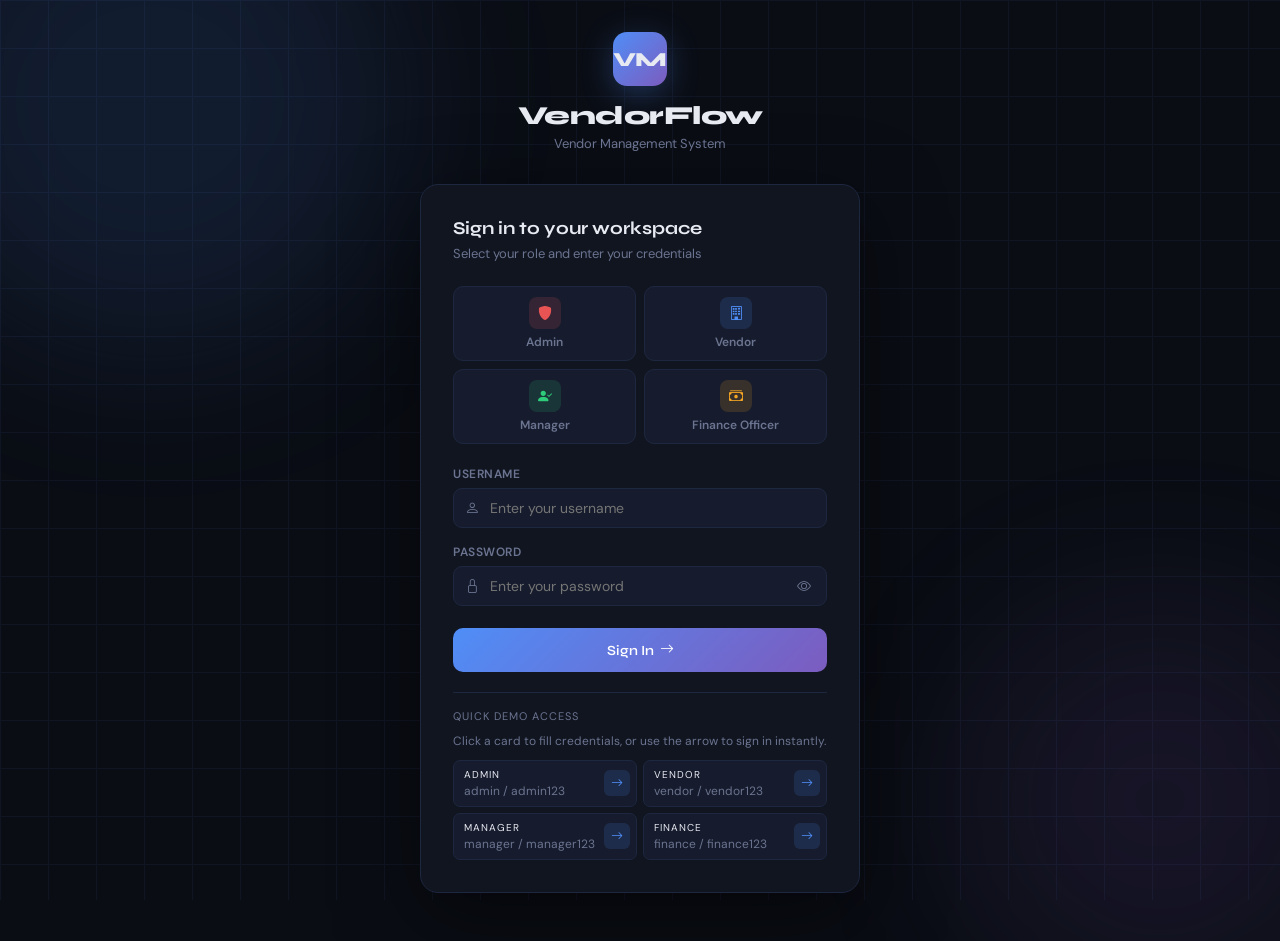
<file: front-end/html/index.html>
﻿<!DOCTYPE html>
<html lang="en">
<head>
  <meta charset="UTF-8">
  <meta name="viewport" content="width=device-width, initial-scale=1.0">
  <title>VMS — Login</title>
  <link href="https://fonts.googleapis.com/css2?family=Syne:wght@400;600;700;800&family=DM+Sans:wght@300;400;500&display=swap" rel="stylesheet">
  <link rel="stylesheet" href="https://cdn.jsdelivr.net/npm/bootstrap-icons@1.11.3/font/bootstrap-icons.min.css">
  <link rel="stylesheet" href="../style.css">
</head>
<body class="login-page">
  <div class="bg-grid"></div>
  <div class="blob blob-1"></div>
  <div class="blob blob-2"></div>

  <div class="login-wrap">
    <div class="login-logo">
      <div class="logo-icon">VM</div>
      <div class="logo-name">VendorFlow</div>
      <div class="logo-tagline">Vendor Management System</div>
    </div>

    <div class="login-card">
      <div class="card-title">Sign in to your workspace</div>
      <div class="card-sub">Select your role and enter your credentials</div>

      <div class="role-selector" id="roleSelector" role="group" aria-label="Select role">
        <button type="button" class="role-btn" data-role="admin" aria-pressed="false">
          <div class="role-icon icon-admin"><i class="bi bi-shield-fill"></i></div>
          <div class="role-label">Admin</div>
        </button>
        <button type="button" class="role-btn" data-role="vendor" aria-pressed="false">
          <div class="role-icon icon-vendor"><i class="bi bi-building"></i></div>
          <div class="role-label">Vendor</div>
        </button>
        <button type="button" class="role-btn" data-role="manager" aria-pressed="false">
          <div class="role-icon icon-manager"><i class="bi bi-person-check-fill"></i></div>
          <div class="role-label">Manager</div>
        </button>
        <button type="button" class="role-btn" data-role="finance" aria-pressed="false">
          <div class="role-icon icon-finance"><i class="bi bi-cash-stack"></i></div>
          <div class="role-label">Finance Officer</div>
        </button>
      </div>

      <div class="error-msg" id="errorMsg" role="alert" aria-live="polite">
        <i class="bi bi-exclamation-circle"></i>&nbsp;Invalid credentials or role mismatch.
      </div>

      <form id="loginForm" novalidate>
        <div class="form-group">
          <label class="form-label" for="username">Username</label>
          <div class="input-wrap">
            <i class="bi bi-person"></i>
            <input type="text" id="username" class="form-input" placeholder="Enter your username" autocomplete="username" required>
          </div>
        </div>

        <div class="form-group">
          <label class="form-label" for="password">Password</label>
          <div class="input-wrap">
            <i class="bi bi-lock"></i>
            <input type="password" id="password" class="form-input" placeholder="Enter your password" autocomplete="current-password" required>
            <button class="show-pass" type="button" id="togglePassBtn" aria-label="Show password" aria-pressed="false">
              <i class="bi bi-eye" id="eyeIcon"></i>
            </button>
          </div>
        </div>

        <button type="submit" class="btn-login" id="loginBtn">
          Sign In &nbsp;<i class="bi bi-arrow-right"></i>
        </button>
      </form>

      <div class="demo-hints">
        <div class="demo-title">Quick demo access</div>
        <p class="demo-hint-text">Click a card to fill credentials, or use the arrow to sign in instantly.</p>
        <div class="demo-grid">
          <div class="demo-item" data-role="admin">
            <div class="demo-role">Admin</div>
            <div class="demo-creds">admin / admin123</div>
            <button type="button" class="demo-enter demo-item-login" data-role="admin" title="Sign in as Admin" aria-label="Sign in as Admin">
              <i class="bi bi-arrow-right"></i>
            </button>
          </div>
          <div class="demo-item" data-role="vendor">
            <div class="demo-role">Vendor</div>
            <div class="demo-creds">vendor / vendor123</div>
            <button type="button" class="demo-enter demo-item-login" data-role="vendor" title="Sign in as Vendor" aria-label="Sign in as Vendor">
              <i class="bi bi-arrow-right"></i>
            </button>
          </div>
          <div class="demo-item" data-role="manager">
            <div class="demo-role">Manager</div>
            <div class="demo-creds">manager / manager123</div>
            <button type="button" class="demo-enter demo-item-login" data-role="manager" title="Sign in as Manager" aria-label="Sign in as Manager">
              <i class="bi bi-arrow-right"></i>
            </button>
          </div>
          <div class="demo-item" data-role="finance">
            <div class="demo-role">Finance</div>
            <div class="demo-creds">finance / finance123</div>
            <button type="button" class="demo-enter demo-item-login" data-role="finance" title="Sign in as Finance" aria-label="Sign in as Finance">
              <i class="bi bi-arrow-right"></i>
            </button>
          </div>
        </div>
      </div>
    </div>
  </div>

  <script src="../vms-auth.js"></script>
</body>
</html>
</file>
<file: front-end/style.css>
@import url('https://fonts.googleapis.com/css2?family=Syne:wght@400;600;700;800&family=DM+Sans:wght@300;400;500&display=swap');

:root {
  --bg: #0a0d14;
  --surface: #111520;
  --surface2: #161c2d;
  --border: #1e2740;
  --accent: #4f8ef7;
  --accent2: #7c5cbf;
  --success: #2ecc7a;
  --warning: #f5a623;
  --danger: #e85454;
  --text: #e8eaf2;
  --muted: #6b7490;
  --card: #131826;

  /* Role colors */
  --admin-color: #e85454;
  --vendor-color: #4f8ef7;
  --manager-color: #2ecc7a;
  --finance-color: #f5a623;
}

* { box-sizing: border-box; margin: 0; padding: 0; }

body {
  font-family: 'DM Sans', sans-serif;
  background: var(--bg);
  color: var(--text);
  min-height: 100vh;
  font-size: 14px;
}

.login-page {
  min-height: 100vh;
  display: flex;
  align-items: flex-start;
  justify-content: center;
  overflow-x: hidden;
  overflow-y: auto;
  padding: 32px 16px 48px;
}

.bg-grid {
  position: fixed;
  inset: 0;
  background-image:
    linear-gradient(var(--border) 1px, transparent 1px),
    linear-gradient(90deg, var(--border) 1px, transparent 1px);
  background-size: 48px 48px;
  opacity: .35;
  pointer-events: none;
}

.blob {
  position: fixed;
  border-radius: 50%;
  filter: blur(80px);
  pointer-events: none;
}

.blob-1 { width: 500px; height: 500px; background: rgba(79,142,247,.12); top: -150px; left: -100px; }
.blob-2 { width: 400px; height: 400px; background: rgba(124,92,191,.10); bottom: -100px; right: -80px; }

.login-wrap {
  position: relative;
  z-index: 10;
  width: 440px;
  max-width: 100%;
  margin: auto 0;
}

.login-logo {
  text-align: center;
  margin-bottom: 32px;
}

.logo-icon {
  width: 54px; height: 54px;
  border-radius: 14px;
  background: linear-gradient(135deg, var(--accent), var(--accent2));
  display: flex; align-items: center; justify-content: center;
  font-family: 'Syne', sans-serif;
  font-weight: 800;
  font-size: 20px;
  margin: 0 auto 14px;
  box-shadow: 0 8px 32px rgba(79,142,247,.3);
}

.logo-name {
  font-family: 'Syne', sans-serif;
  font-size: 26px;
  font-weight: 800;
  letter-spacing: -0.5px;
}

.logo-tagline {
  font-size: 13px;
  color: var(--muted);
  margin-top: 4px;
}

.login-card {
  background: var(--surface);
  border: 1px solid var(--border);
  border-radius: 18px;
  padding: 32px;
  box-shadow: 0 24px 80px rgba(0,0,0,.5);
}

.card-title {
  font-family: 'Syne', sans-serif;
  font-size: 18px;
  font-weight: 700;
  margin-bottom: 6px;
}

.card-sub {
  font-size: 13px;
  color: var(--muted);
  margin-bottom: 24px;
}

.role-selector {
  display: grid;
  grid-template-columns: 1fr 1fr;
  gap: 8px;
  margin-bottom: 22px;
}

.role-btn {
  background: var(--surface2);
  border: 1.5px solid var(--border);
  border-radius: 10px;
  padding: 10px 8px;
  cursor: pointer;
  transition: all .15s;
  display: flex;
  flex-direction: column;
  align-items: center;
  gap: 5px;
  font-family: inherit;
  color: inherit;
  width: 100%;
}

.role-btn:focus-visible {
  outline: 2px solid var(--accent);
  outline-offset: 2px;
}

.role-btn:hover { border-color: var(--muted); }

.role-btn.selected-admin    { border-color: #e85454; background: rgba(232,84,84,.08); }
.role-btn.selected-vendor   { border-color: #4f8ef7; background: rgba(79,142,247,.08); }
.role-btn.selected-manager  { border-color: #2ecc7a; background: rgba(46,204,122,.08); }
.role-btn.selected-finance  { border-color: #f5a623; background: rgba(245,166,35,.08); }

.role-icon {
  width: 32px; height: 32px;
  border-radius: 8px;
  display: flex; align-items: center; justify-content: center;
  font-size: 14px;
}

.icon-admin   { background: rgba(232,84,84,.15);  color: #e85454; }
.icon-vendor  { background: rgba(79,142,247,.15); color: #4f8ef7; }
.icon-manager { background: rgba(46,204,122,.15); color: #2ecc7a; }
.icon-finance { background: rgba(245,166,35,.15); color: #f5a623; }

.role-label {
  font-size: 12px;
  font-weight: 600;
  color: var(--muted);
}

.form-input {
  width: 100%;
  background: var(--surface2);
  border: 1px solid var(--border);
  border-radius: 9px;
  padding: 10px 12px 10px 36px;
  color: var(--text);
  font-size: 14px;
  font-family: 'DM Sans', sans-serif;
  transition: border-color .15s;
}

.form-input:focus { outline: none; border-color: var(--accent); }

.input-wrap { position: relative; }

.input-wrap i {
  position: absolute;
  left: 12px; top: 50%;
  transform: translateY(-50%);
  color: var(--muted);
  font-size: 14px;
  pointer-events: none;
}

.show-pass {
  position: absolute;
  right: 10px;
  top: 50%;
  transform: translateY(-50%);
  background: none;
  border: none;
  color: var(--muted);
  cursor: pointer;
  font-size: 14px;
  z-index: 3;
  width: 32px;
  height: 32px;
  display: flex;
  align-items: center;
  justify-content: center;
  border-radius: 6px;
  transition: color .15s, background .15s;
}

.show-pass:hover {
  color: var(--text);
  background: rgba(255,255,255,.06);
}

.input-wrap:has(.show-pass) .form-input {
  padding-right: 42px;
}

.btn-login {
  display: inline-flex;
  justify-content: center;
  align-items: center;
  width: 100%;
  min-height: 44px;
  padding: 12px;
  background: linear-gradient(135deg, var(--accent), var(--accent2));
  border: none;
  border-radius: 10px;
  color: #fff;
  font-size: 14px;
  font-weight: 600;
  font-family: 'Syne', sans-serif;
  cursor: pointer;
  transition: opacity .15s, transform .1s;
  margin-top: 6px;
}

.btn-login:hover { opacity: .9; }
.btn-login:active { transform: scale(.98); }
.btn-login:focus-visible { outline: 2px solid #fff; outline-offset: 2px; }

.error-msg {
  background: rgba(232,84,84,.12);
  border: 1px solid rgba(232,84,84,.3);
  border-radius: 8px;
  padding: 10px 14px;
  font-size: 13px;
  color: #e85454;
  margin-bottom: 14px;
  display: none;
}

.error-msg.show { display: block; }

.demo-hints {
  margin-top: 20px;
  border-top: 1px solid var(--border);
  padding-top: 16px;
}

.demo-title {
  font-size: 11px;
  color: var(--muted);
  text-transform: uppercase;
  letter-spacing: 1px;
  margin-bottom: 10px;
}

.demo-hint-text {
  font-size: 12px;
  color: var(--muted);
  margin-bottom: 10px;
  line-height: 1.4;
}

.demo-grid {
  display: grid;
  grid-template-columns: 1fr 1fr;
  gap: 6px;
}

.demo-item {
  position: relative;
  background: var(--surface2);
  border: 1px solid var(--border);
  border-radius: 7px;
  padding: 7px 36px 7px 10px;
  cursor: pointer;
  transition: border-color .15s, background .15s;
}

.demo-item:hover { border-color: var(--accent); background: rgba(79,142,247,.06); }

.demo-enter {
  position: absolute;
  right: 6px;
  top: 50%;
  transform: translateY(-50%);
  width: 26px;
  height: 26px;
  border: none;
  border-radius: 6px;
  background: rgba(79,142,247,.15);
  color: var(--accent);
  cursor: pointer;
  display: flex;
  align-items: center;
  justify-content: center;
  font-size: 12px;
  transition: background .15s, color .15s;
}

.demo-enter:hover {
  background: var(--accent);
  color: #fff;
}

.demo-role { font-size: 10px; text-transform: uppercase; letter-spacing: 1px; margin-bottom: 2px; }
.demo-creds { font-size: 12px; color: var(--muted); }

.demo-admin   .demo-role { color: #e85454; }
.demo-vendor  .demo-role { color: #4f8ef7; }
.demo-manager .demo-role { color: #2ecc7a; }
.demo-finance .demo-role { color: #f5a623; }

h1, h2, h3, h4, h5 {
  font-family: 'Syne', sans-serif;
  font-weight: 700;
}

/* ─── Sidebar Layout ─────────────────── */
.app-layout {
  display: flex;
  min-height: 100vh;
}

.sidebar {
  width: 240px;
  height: 100vh;
  height: 100dvh;
  max-height: 100dvh;
  background: var(--surface);
  border-right: 1px solid var(--border);
  display: flex;
  flex-direction: column;
  position: fixed;
  top: 0;
  left: 0;
  z-index: 100;
  overflow: hidden;
}

.sidebar-logo {
  padding: 24px 20px;
  border-bottom: 1px solid var(--border);
  flex-shrink: 0;
}

.sidebar-logo .logo-text {
  font-family: 'Syne', sans-serif;
  font-size: 18px;
  font-weight: 800;
  letter-spacing: -0.5px;
}

.sidebar-logo .logo-sub {
  font-size: 11px;
  color: var(--muted);
  text-transform: uppercase;
  letter-spacing: 1.5px;
  margin-top: 2px;
}

.role-badge {
  margin: 14px 20px;
  padding: 6px 12px;
  border-radius: 6px;
  font-size: 11px;
  font-weight: 600;
  text-transform: uppercase;
  letter-spacing: 1px;
  display: inline-flex;
  align-items: center;
  gap: 6px;
  flex-shrink: 0;
}

.role-badge.admin    { background: rgba(232,84,84,.15);   color: var(--admin-color); }
.role-badge.vendor   { background: rgba(79,142,247,.15);  color: var(--vendor-color); }
.role-badge.manager  { background: rgba(46,204,122,.15);  color: var(--manager-color); }
.role-badge.finance  { background: rgba(245,166,35,.15);  color: var(--finance-color); }

.sidebar-nav {
  flex: 1 1 auto;
  min-height: 0;
  padding: 8px 0;
  overflow-y: auto;
  overflow-x: hidden;
  -webkit-overflow-scrolling: touch;
  overscroll-behavior: contain;
}

.nav-section-label {
  font-size: 10px;
  text-transform: uppercase;
  letter-spacing: 1.5px;
  color: var(--muted);
  padding: 14px 20px 6px;
}

.nav-item {
  display: flex;
  align-items: center;
  gap: 10px;
  padding: 10px 20px;
  color: var(--muted);
  text-decoration: none;
  cursor: pointer;
  border-left: 3px solid transparent;
  transition: all .15s;
  font-size: 13.5px;
}

.nav-item:hover {
  color: var(--text);
  background: var(--surface2);
}

.nav-item.active {
  color: var(--text);
  background: var(--surface2);
  border-left-color: var(--accent);
}

.nav-item i { width: 16px; text-align: center; font-size: 14px; }

.sidebar-footer {
  flex-shrink: 0;
  margin-top: auto;
  padding: 16px 20px;
  padding-bottom: max(16px, env(safe-area-inset-bottom));
  border-top: 1px solid var(--border);
  display: flex;
  align-items: center;
  gap: 10px;
  background: var(--surface);
  position: relative;
  z-index: 2;
}

.user-avatar {
  width: 34px; height: 34px;
  border-radius: 8px;
  background: linear-gradient(135deg, var(--accent), var(--accent2));
  display: flex; align-items: center; justify-content: center;
  font-family: 'Syne', sans-serif;
  font-weight: 700;
  font-size: 13px;
  flex-shrink: 0;
}

.user-info { flex: 1; overflow: hidden; }
.user-name { font-size: 13px; font-weight: 600; white-space: nowrap; overflow: hidden; text-overflow: ellipsis; }
.user-role { font-size: 11px; color: var(--muted); }

.btn-logout {
  background: none;
  border: none;
  color: var(--muted);
  cursor: pointer;
  padding: 4px;
  font-size: 14px;
  transition: color .15s;
}
.btn-logout:hover { color: var(--danger); }

/* ─── Main Content ───────────────────── */
.main-content {
  margin-left: 240px;
  flex: 1;
  display: flex;
  flex-direction: column;
}

.topbar {
  background: var(--surface);
  border-bottom: 1px solid var(--border);
  padding: 14px 28px;
  display: flex;
  align-items: center;
  justify-content: space-between;
  position: sticky;
  top: 0;
  z-index: 50;
}

.topbar-title { font-family: 'Syne', sans-serif; font-size: 16px; font-weight: 700; flex: 1; min-width: 0; }
.topbar-actions { display: flex; gap: 10px; align-items: center; flex-shrink: 0; }

.page-body { padding: 28px; flex: 1; }

/* ─── Panels (Sections) ──────────────── */
.panel { display: none; }
.panel.active { display: block; }

/* ─── Cards ──────────────────────────── */
.card {
  background: var(--card);
  border: 1px solid var(--border);
  border-radius: 12px;
  padding: 20px;
}

.stat-grid {
  display: grid;
  grid-template-columns: repeat(auto-fill, minmax(200px, 1fr));
  gap: 16px;
  margin-bottom: 24px;
}

.stat-card {
  background: var(--card);
  border: 1px solid var(--border);
  border-radius: 12px;
  padding: 18px 20px;
  position: relative;
  overflow: hidden;
}

.stat-card::before {
  content: '';
  position: absolute;
  top: 0; left: 0; right: 0;
  height: 3px;
}

.stat-card.blue::before  { background: var(--accent); }
.stat-card.green::before { background: var(--success); }
.stat-card.red::before   { background: var(--danger); }
.stat-card.yellow::before{ background: var(--warning); }
.stat-card.purple::before{ background: var(--accent2); }

.stat-label { font-size: 11px; text-transform: uppercase; letter-spacing: 1px; color: var(--muted); margin-bottom: 8px; }
.stat-value { font-family: 'Syne', sans-serif; font-size: 28px; font-weight: 800; line-height: 1; }
.stat-sub   { font-size: 12px; color: var(--muted); margin-top: 6px; }

/* ─── Tables ─────────────────────────── */
.table-container {
  background: var(--card);
  border: 1px solid var(--border);
  border-radius: 12px;
  overflow: hidden;
}

.table-header {
  padding: 16px 20px;
  border-bottom: 1px solid var(--border);
  display: flex;
  align-items: center;
  justify-content: space-between;
}

.table-title { font-family: 'Syne', sans-serif; font-size: 14px; font-weight: 700; }

table { width: 100%; border-collapse: collapse; }
thead th {
  background: var(--surface2);
  padding: 10px 16px;
  font-size: 11px;
  text-transform: uppercase;
  letter-spacing: 1px;
  color: var(--muted);
  text-align: left;
  font-weight: 600;
}
tbody td {
  padding: 12px 16px;
  border-top: 1px solid var(--border);
  font-size: 13px;
}
tbody tr:hover { background: var(--surface2); }

/* ─── Buttons ────────────────────────── */
.btn {
  display: inline-flex;
  align-items: center;
  gap: 6px;
  padding: 8px 16px;
  border-radius: 8px;
  font-size: 13px;
  font-weight: 500;
  cursor: pointer;
  border: none;
  transition: all .15s;
  text-decoration: none;
  font-family: 'DM Sans', sans-serif;
}

.btn-primary { background: var(--accent); color: #fff; }
.btn-primary:hover { background: #3a7de8; }

.btn-success { background: var(--success); color: #fff; }
.btn-success:hover { background: #25b569; }

.btn-danger  { background: var(--danger); color: #fff; }
.btn-danger:hover { background: #d03e3e; }

.btn-warning { background: var(--warning); color: #000; }
.btn-warning:hover { filter: brightness(0.9); }

.btn-outline {
  background: transparent;
  border: 1px solid var(--border);
  color: var(--text);
}
.btn-outline:hover { border-color: var(--accent); color: var(--accent); }

.btn-sm { padding: 5px 10px; font-size: 12px; border-radius: 6px; }
.btn-icon { padding: 7px; border-radius: 8px; }

/* ─── Badges / Tags ──────────────────── */
.badge {
  display: inline-flex;
  align-items: center;
  padding: 3px 9px;
  border-radius: 20px;
  font-size: 11px;
  font-weight: 600;
}

.badge-success { background: rgba(46,204,122,.15);  color: var(--success); }
.badge-danger  { background: rgba(232,84,84,.15);   color: var(--danger); }
.badge-warning { background: rgba(245,166,35,.15);  color: var(--warning); }
.badge-info    { background: rgba(79,142,247,.15);  color: var(--accent); }
.badge-muted   { background: rgba(107,116,144,.15); color: var(--muted); }
.badge-purple  { background: rgba(124,92,191,.15);  color: var(--accent2); }

/* ─── Forms ──────────────────────────── */
.form-group { margin-bottom: 16px; }
.form-label { display: block; font-size: 12px; font-weight: 600; color: var(--muted); margin-bottom: 6px; text-transform: uppercase; letter-spacing: .5px; }
.form-control {
  width: 100%;
  background: var(--surface2);
  border: 1px solid var(--border);
  border-radius: 8px;
  padding: 9px 12px;
  color: var(--text);
  font-size: 13.5px;
  font-family: 'DM Sans', sans-serif;
  transition: border-color .15s;
}
.form-control:focus { outline: none; border-color: var(--accent); }
.form-control option { background: var(--surface2); }

/* ─── Modal ──────────────────────────── */
.modal-overlay {
  display: none;
  position: fixed;
  inset: 0;
  background: rgba(0,0,0,.7);
  z-index: 999;
  align-items: center;
  justify-content: center;
  backdrop-filter: blur(4px);
}
.modal-overlay.open { display: flex; }

.modal-box {
  background: var(--surface);
  border: 1px solid var(--border);
  border-radius: 14px;
  width: 480px;
  max-width: 96vw;
  max-height: 90vh;
  overflow-y: auto;
  padding: 28px;
}

.modal-header {
  display: flex;
  align-items: center;
  justify-content: space-between;
  margin-bottom: 20px;
}

.modal-title { font-family: 'Syne', sans-serif; font-size: 17px; }
.modal-close { background: none; border: none; color: var(--muted); cursor: pointer; font-size: 18px; }
.modal-close:hover { color: var(--text); }

/* ─── Section Heading ────────────────── */
.section-heading {
  display: flex;
  align-items: center;
  justify-content: space-between;
  margin-bottom: 18px;
}

.section-heading h3 { font-size: 16px; }

/* ─── Misc Utilities ─────────────────── */
.divider { border: none; border-top: 1px solid var(--border); margin: 20px 0; }
.text-muted { color: var(--muted); }
.text-success { color: var(--success); }
.text-danger  { color: var(--danger); }
.text-warning { color: var(--warning); }
.text-accent  { color: var(--accent); }
.mt-2 { margin-top: 8px; }  .mt-3 { margin-top: 12px; } .mt-4 { margin-top: 16px; }
.mb-3 { margin-bottom: 12px; } .mb-4 { margin-bottom: 16px; }
.flex { display: flex; } .gap-2 { gap: 8px; } .gap-3 { gap: 12px; }
.align-center { align-items: center; }
.justify-between { justify-content: space-between; }
.grid-2 { display: grid; grid-template-columns: 1fr 1fr; gap: 16px; }
.grid-3 { display: grid; grid-template-columns: 1fr 1fr 1fr; gap: 16px; }

/* ─── Notification dot ───────────────── */
.notif-dot {
  width: 8px; height: 8px;
  border-radius: 50%;
  background: var(--danger);
  display: inline-block;
  margin-left: 4px;
}

/* ─── Timeline ───────────────────────── */
.timeline { list-style: none; }
.timeline li {
  display: flex;
  gap: 14px;
  padding-bottom: 18px;
  position: relative;
}
.timeline li::before {
  content: '';
  position: absolute;
  left: 16px; top: 22px; bottom: 0;
  width: 1px;
  background: var(--border);
}
.timeline li:last-child::before { display: none; }
.tl-dot {
  width: 33px; height: 33px;
  border-radius: 8px;
  display: flex; align-items: center; justify-content: center;
  font-size: 13px;
  flex-shrink: 0;
}
.tl-content { flex: 1; }
.tl-title { font-size: 13px; font-weight: 600; }
.tl-time  { font-size: 11px; color: var(--muted); margin-top: 2px; }

/* ─── Progress bars ──────────────────── */
.progress-bar-wrap { background: var(--surface2); border-radius: 20px; height: 6px; overflow: hidden; }
.progress-bar { height: 100%; border-radius: 20px; transition: width .4s; }

/* Scrollbar */
::-webkit-scrollbar { width: 6px; height: 6px; }
::-webkit-scrollbar-track { background: transparent; }
::-webkit-scrollbar-thumb { background: var(--border); border-radius: 3px; }
::-webkit-scrollbar-thumb:hover { background: var(--muted); }

@keyframes vmsSlideIn {
  from { opacity: 0; transform: translateY(8px); }
  to { opacity: 1; transform: translateY(0); }
}

/* ─── Responsive layout ─────────────────── */
.sidebar-overlay {
  display: none;
  position: fixed;
  inset: 0;
  background: rgba(0,0,0,.55);
  z-index: 90;
}

.sidebar-overlay.open { display: block; }

.sidebar-toggle {
  display: none;
  align-items: center;
  justify-content: center;
  width: 36px;
  height: 36px;
  border: 1px solid var(--border);
  border-radius: 8px;
  background: var(--surface2);
  color: var(--text);
  cursor: pointer;
  margin-right: 12px;
  flex-shrink: 0;
}

.table-container { overflow-x: auto; }

@media (max-width: 1100px) {
  .grid-2, .grid-3 { grid-template-columns: 1fr; }
  .stat-grid { grid-template-columns: repeat(2, 1fr); }
}

@media (max-width: 900px) {
  .sidebar {
    transform: translateX(-100%);
    transition: transform .25s ease;
    box-shadow: none;
  }

  .sidebar.open {
    transform: translateX(0);
    box-shadow: 8px 0 40px rgba(0,0,0,.45);
  }

  .main-content { margin-left: 0; }

  .sidebar-toggle { display: inline-flex; }

  .topbar { padding: 12px 16px; }

  .page-body { padding: 16px; }

  .topbar-actions { flex-wrap: wrap; }
}

@media (max-width: 600px) {
  .login-card { padding: 22px 18px; }

  .role-selector,
  .demo-grid { grid-template-columns: 1fr; }

  .stat-grid { grid-template-columns: 1fr; }

  .login-wrap { width: 100%; }

  .modal-box { padding: 20px; }

  thead th, tbody td { padding: 10px 12px; font-size: 12px; }
}
</file>
